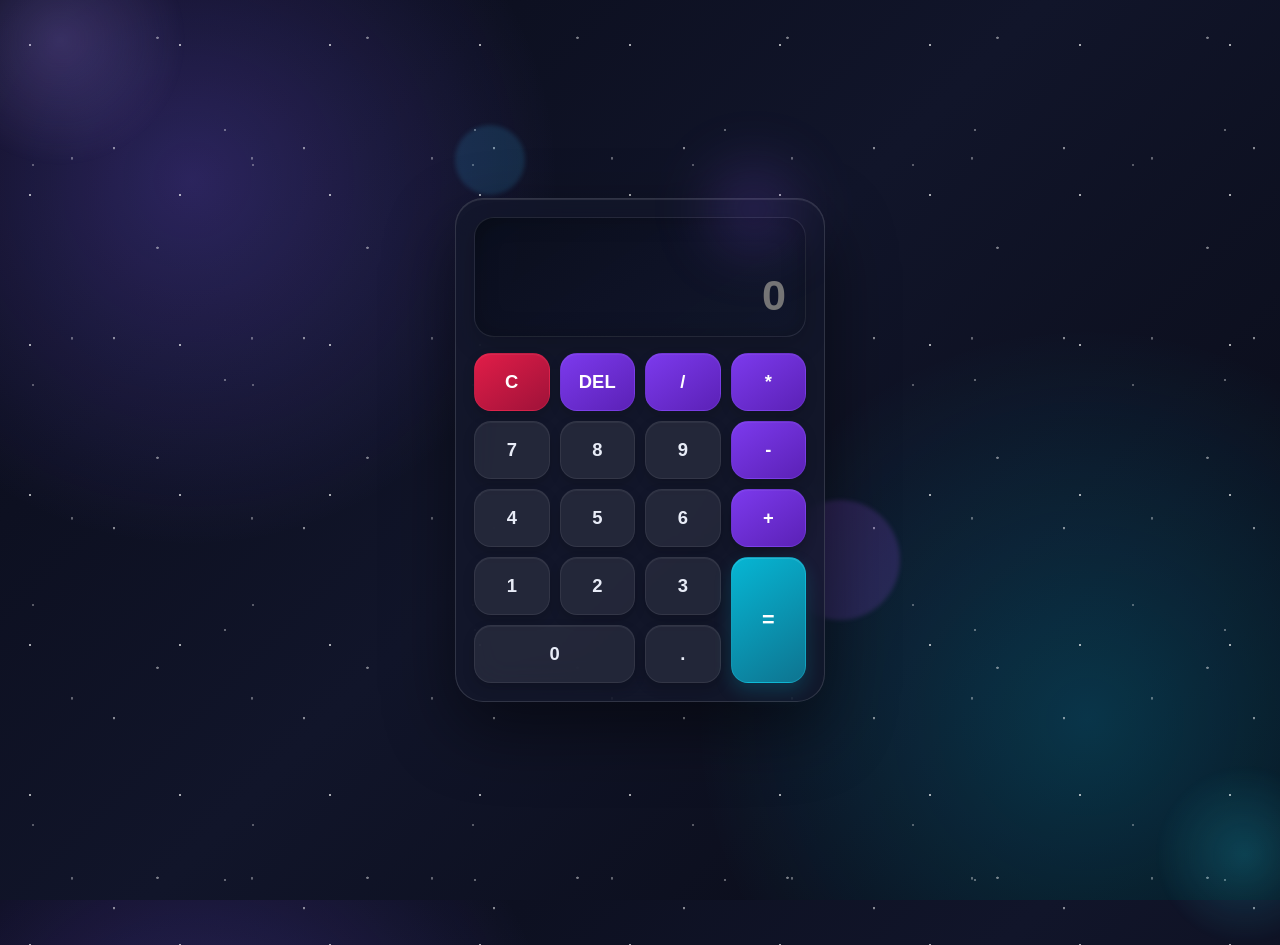
<file: calculator/index.html>
<!DOCTYPE html>
<html lang="en">
<head>
  <meta charset="UTF-8">
  <meta name="viewport" content="width=device-width, initial-scale=1.0">
  <title>Basic Calculator</title>
  <link rel="stylesheet" href="style.css">
</head>
<body>

  <div class="calculator">
    <!-- Display Screen Container -->
    <div class="display-container">
      <div id="history" class="history-screen"></div>
      <input type="text" id="display" readonly placeholder="0">
    </div>

    <!-- Buttons Grid -->
    <div class="buttons">
      <button class="btn clear" onclick="clearDisplay()">C</button>
      <button class="btn delete" onclick="deleteSingleDigit()">DEL</button>
      <button class="btn operator" onclick="appendOperator('/')">/</button>
      <button class="btn operator" onclick="appendOperator('*')">*</button>

      <button class="btn" onclick="appendNumber('7')">7</button>
      <button class="btn" onclick="appendNumber('8')">8</button>
      <button class="btn" onclick="appendNumber('9')">9</button>
      <button class="btn operator" onclick="appendOperator('-')">-</button>

      <button class="btn" onclick="appendNumber('4')">4</button>
      <button class="btn" onclick="appendNumber('5')">5</button>
      <button class="btn" onclick="appendNumber('6')">6</button>
      <button class="btn operator" onclick="appendOperator('+')">+</button>

      <button class="btn" onclick="appendNumber('1')">1</button>
      <button class="btn" onclick="appendNumber('2')">2</button>
      <button class="btn" onclick="appendNumber('3')">3</button>
      <button class="btn equal" onclick="calculateResult()">=</button>

      <button class="btn zero" onclick="appendNumber('0')">0</button>
      <button class="btn" onclick="appendNumber('.')">.</button>
    </div>
  </div>

  <script src="script.js"></script>
</body>
</html>
</file>
<file: calculator/style.css>
* {
  box-sizing: border-box;
  margin: 0;
  padding: 0;
  font-family: "Inter", "Segoe UI", Arial, sans-serif;
}

body {
  display: flex;
  justify-content: center;
  align-items: center;
  min-height: 100vh;
  padding: 24px;
  overflow: hidden;
  position: relative;
  background:
    radial-gradient(circle at 15% 20%, rgba(124, 92, 255, 0.28), transparent 28%),
    radial-gradient(circle at 85% 80%, rgba(0, 210, 255, 0.2), transparent 30%),
    linear-gradient(135deg, #090b18 0%, #11152a 48%, #080a14 100%);
}

/* Decorative background glow */
body::before,
body::after {
  content: "";
  position: absolute;
  border-radius: 50%;
  pointer-events: none;
  filter: blur(2px);
}

body::before {
  width: 260px;
  height: 260px;
  top: -90px;
  left: -70px;
  background: radial-gradient(circle, rgba(167, 139, 250, 0.22), transparent 68%);
  box-shadow:
    430px 120px 0 -95px rgba(56, 189, 248, 0.15),
    780px 520px 0 -70px rgba(168, 85, 247, 0.18);
}

body::after {
  width: 180px;
  height: 180px;
  right: -55px;
  bottom: -45px;
  background: radial-gradient(circle, rgba(34, 211, 238, 0.2), transparent 70%);
}

/* Subtle star/dot field */
body {
  background-image:
    radial-gradient(circle at 20% 30%, rgba(255, 255, 255, 0.65) 0 1px, transparent 1.5px),
    radial-gradient(circle at 75% 18%, rgba(255, 255, 255, 0.45) 0 1px, transparent 1.5px),
    radial-gradient(circle at 60% 78%, rgba(255, 255, 255, 0.5) 0 1px, transparent 1.5px),
    radial-gradient(circle at 90% 52%, rgba(255, 255, 255, 0.35) 0 1px, transparent 1.5px),
    radial-gradient(circle at 40% 88%, rgba(255, 255, 255, 0.35) 0 1px, transparent 1.5px),
    radial-gradient(circle at 15% 75%, rgba(255, 255, 255, 0.3) 0 1px, transparent 1.5px),
    radial-gradient(circle at 15% 20%, rgba(124, 92, 255, 0.28), transparent 28%),
    radial-gradient(circle at 85% 80%, rgba(0, 210, 255, 0.2), transparent 30%),
    linear-gradient(135deg, #090b18 0%, #11152a 48%, #080a14 100%);
  background-size: 150px 150px, 210px 210px, 190px 190px, 250px 250px,
    180px 180px, 220px 220px, auto, auto, auto;
}

/* Main calculator */
.calculator {
  width: min(370px, 100%);
  padding: 18px;
  position: relative;
  z-index: 1;
  border: 1px solid rgba(255, 255, 255, 0.13);
  border-radius: 28px;
  background: rgba(20, 24, 43, 0.72);
  backdrop-filter: blur(22px);
  -webkit-backdrop-filter: blur(22px);
  box-shadow:
    0 28px 70px rgba(0, 0, 0, 0.48),
    inset 0 1px 0 rgba(255, 255, 255, 0.1);
}

/* Small decorative highlight */
.calculator::before {
  content: "";
  position: absolute;
  width: 90px;
  height: 90px;
  top: -35px;
  right: 25px;
  border-radius: 50%;
  background: rgba(139, 92, 246, 0.18);
  filter: blur(28px);
  pointer-events: none;
}

/* Display */
.display-container {
  min-height: 120px;
  margin-bottom: 16px;
  padding: 16px 18px;
  display: flex;
  flex-direction: column;
  justify-content: space-between;
  border: 1px solid rgba(255, 255, 255, 0.09);
  border-radius: 20px;
  background:
    linear-gradient(145deg, rgba(10, 14, 29, 0.94), rgba(19, 24, 45, 0.86));
  box-shadow:
    inset 0 0 25px rgba(0, 0, 0, 0.22),
    0 8px 25px rgba(0, 0, 0, 0.18);
}

.history-screen {
  min-height: 1.3rem;
  overflow: hidden;
  color: #7f8aa8;
  font-size: 0.9rem;
  font-weight: 500;
  letter-spacing: 0.03em;
  text-align: right;
  text-overflow: ellipsis;
  white-space: nowrap;
}

#display {
  width: 100%;
  border: none;
  outline: none;
  background: transparent;
  color: #f8fafc;
  font-size: clamp(2rem, 8vw, 2.7rem);
  font-weight: 600;
  letter-spacing: 0.02em;
  text-align: right;
}

/* Button grid */
.buttons {
  display: grid;
  grid-template-columns: repeat(4, 1fr);
  gap: 10px;
}

/* Base button */
.btn {
  height: 58px;
  border: 1px solid rgba(255, 255, 255, 0.07);
  border-radius: 17px;
  background: rgba(255, 255, 255, 0.075);
  color: #e8ecf7;
  cursor: pointer;
  font-size: 1.15rem;
  font-weight: 600;
  box-shadow:
    0 5px 12px rgba(0, 0, 0, 0.18),
    inset 0 1px 0 rgba(255, 255, 255, 0.05);
  transition:
    transform 0.15s ease,
    background 0.15s ease,
    box-shadow 0.15s ease;
}

.btn:hover {
  background: rgba(255, 255, 255, 0.13);
  transform: translateY(-2px);
  box-shadow:
    0 8px 18px rgba(0, 0, 0, 0.25),
    inset 0 1px 0 rgba(255, 255, 255, 0.08);
}

.btn:active {
  transform: translateY(1px) scale(0.97);
  box-shadow: 0 3px 8px rgba(0, 0, 0, 0.2);
}

/* Operators */
.btn.operator,
.btn.delete {
  border-color: rgba(139, 92, 246, 0.25);
  background: linear-gradient(145deg, #7c3aed, #5b21b6);
  color: #fff;
}

.btn.operator:hover,
.btn.delete:hover {
  background: linear-gradient(145deg, #8b5cf6, #6d28d9);
}

/* Clear */
.btn.clear {
  border-color: rgba(244, 63, 94, 0.25);
  background: linear-gradient(145deg, #e11d48, #9f1239);
  color: #fff;
}

.btn.clear:hover {
  background: linear-gradient(145deg, #f43f5e, #be123c);
}

/* Equal */
.btn.equal {
  height: 100%;
  grid-row: span 2;
  border-color: rgba(34, 211, 238, 0.3);
  background: linear-gradient(145deg, #06b6d4, #0e7490);
  color: #fff;
  font-size: 1.35rem;
  box-shadow:
    0 8px 18px rgba(6, 182, 212, 0.2),
    inset 0 1px 0 rgba(255, 255, 255, 0.12);
}

.btn.equal:hover {
  background: linear-gradient(145deg, #22d3ee, #0891b2);
  box-shadow:
    0 10px 24px rgba(6, 182, 212, 0.28),
    inset 0 1px 0 rgba(255, 255, 255, 0.15);
}

/* Zero button */
.btn.zero {
  grid-column: span 2;
}

/* Better touch behavior on smaller screens */
@media (max-width: 420px) {
  body {
    padding: 12px;
  }

  .calculator {
    padding: 14px;
    border-radius: 23px;
  }

  .display-container {
    min-height: 105px;
  }

  .btn {
    height: 54px;
    border-radius: 15px;
  }

  .buttons {
    gap: 8px;
  }
}
</file>
